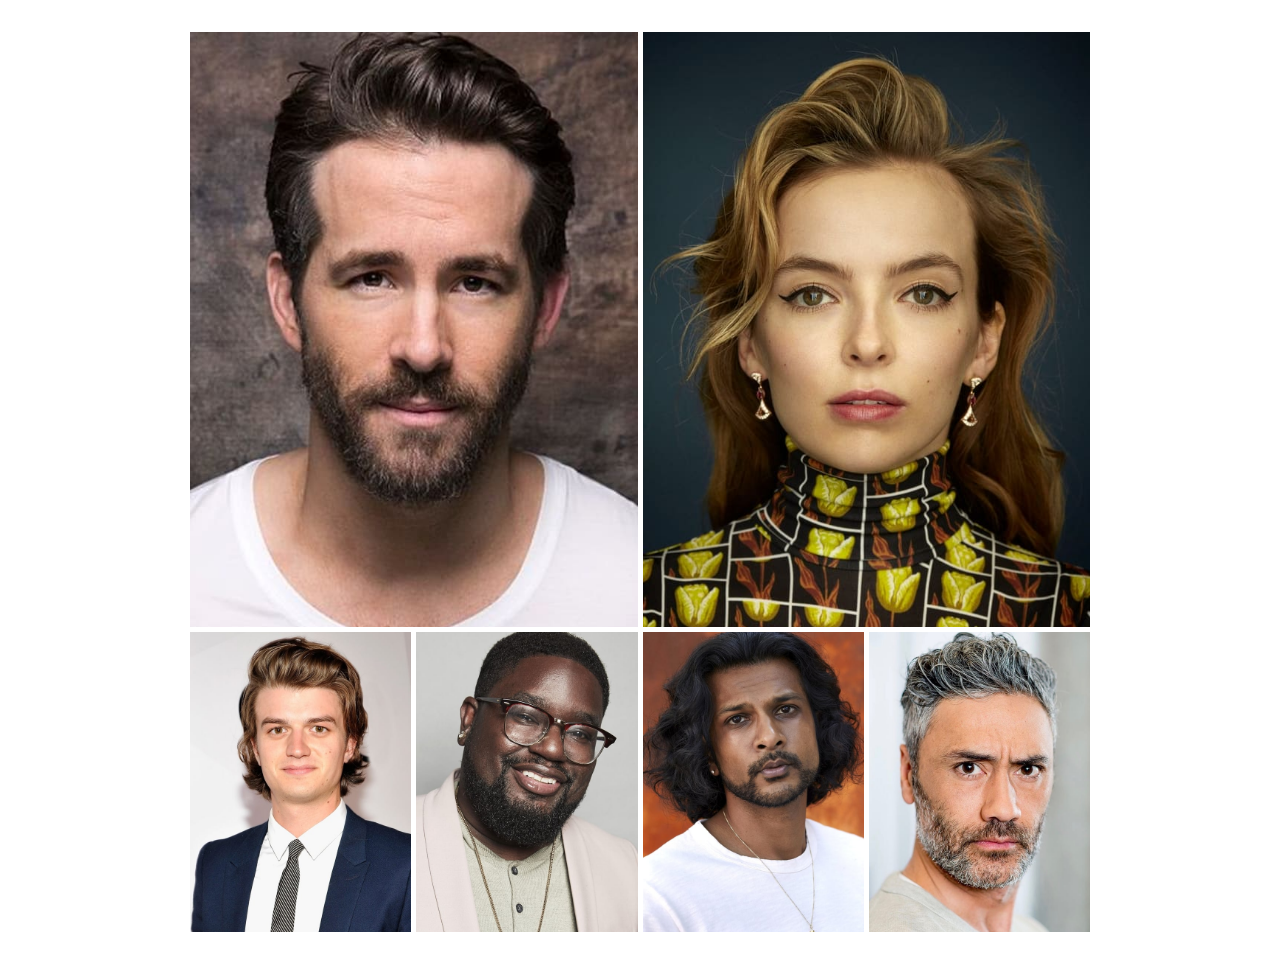
<file: actorsGallery.html>
<!DOCTYPE html>
<html lang="en">
<head>
    <meta charset="UTF-8">
    <meta http-equiv="X-UA-Compatible" content="IE=edge">
    <meta name="viewport" content="width=device-width, initial-scale=1.0">
    <link rel="stylesheet" href="css/gallery.css">
    <title>Free Guy Actors Gallery</title>
</head>
<body>

    <div class="container">

        <div class="ryan">
            <div class="img">
                <img src="img/ryan.jpg" alt="">
            </div>
        </div>

        <div class="jodie">
            <div class="img">
                <img src="img/jodie.jpg" alt="">
            </div>
        </div>

        <div class="joe">
            <div class="img">
                <img src="img/joe.jpg" alt="">
            </div>
        </div>

        <div class="lilrel">
            <div class="img">
                <img src="img/lilrel.jpg" alt="">
            </div>
        </div>

        <div class="utkarsh">
            <div class="img">
                <img src="img/utkarsh.jpg" alt="">
            </div>
        </div>

        <div class="taika">
            <div class="img">
                <img src="img/taika.jpg" alt="">
            </div>
        </div>

    </div>
    
</body>
</html>
</file>
<file: css/gallery.css>
* {
    margin: 0;
    padding: 0;
    box-sizing: border-box;
    /*border: 1px solid red;*/
}


.container {
    width: 900px;
    height: 900px;
    margin: 2rem auto;
    display: grid;
    grid-template-columns: repeat(4, 1fr);
    grid-template-rows: 595px 300px;
    gap: 5px;
}

.container > div {
    width: 100%;
    height: 100%;
}

.img {
    width: 100%;
    height: 100%;
}

.img img {
    width: 100%;
    height: 100%;
    object-fit: cover;
}

.ryan {
    grid-column: 1/3;
    grid-row: 1/2;
}

.jodie {
    grid-column: 3/5;
    grid-row: 1/2;
} 


@media (max-width: 568px) {
  body {
      background-color: #000;
  }  

  .container {
      width: auto;
      grid-template-columns: repeat(1, auto);
      grid-template-rows: repeat(6, 1fr);
      grid-template-areas: 
      "ryan"
      "jodie"
      "joe"
      "lilrel"
      "utkarsh"
      "taika"
      ;
  }

  .ryan {
      grid-area: ryan;

  }

  .jodie {
      grid-area: jodie;
  }

  .joe {
      grid-area: joe;
  }

  .lilrel {
      grid-area: lilrel;
  }

  .utkarsh {
      grid-area: utkarsh;
  }

  .taika {
      grid-area: taika;
  }
}
</file>
